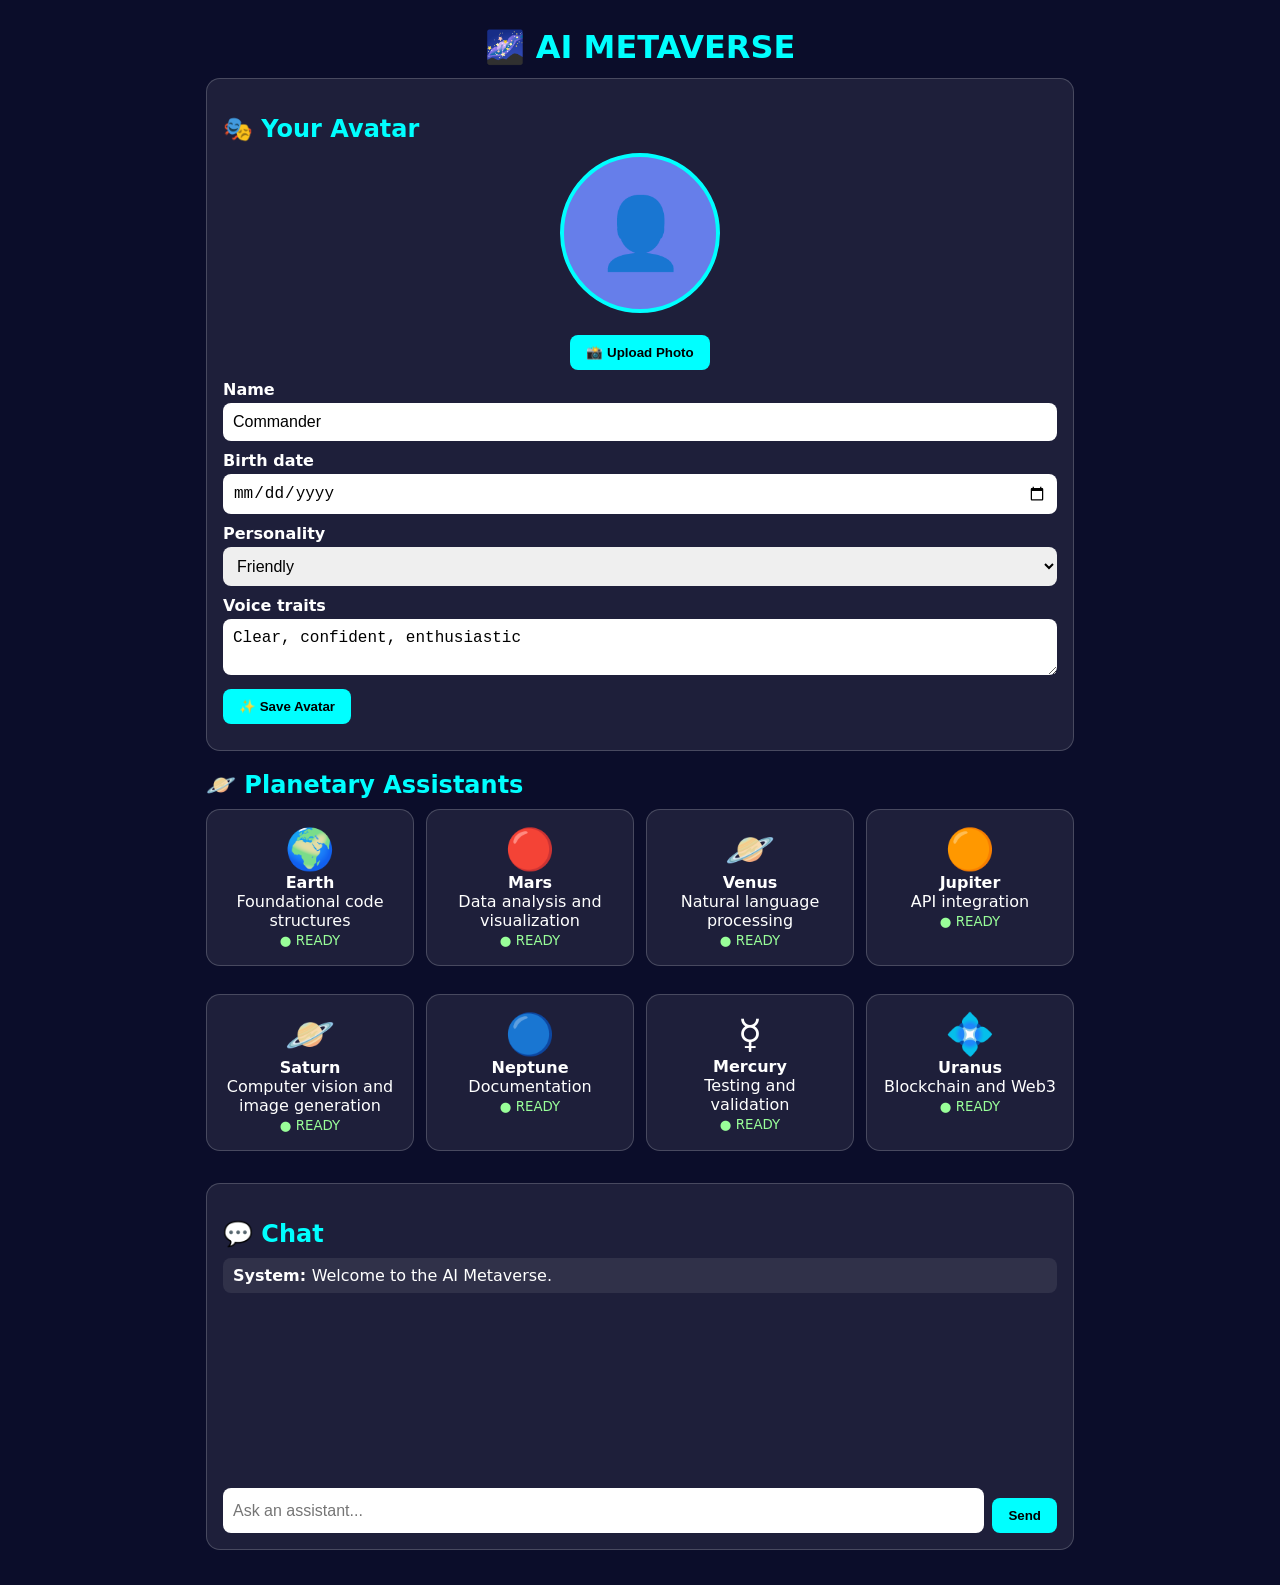
<file: site/index.html>
<!DOCTYPE html>
<html lang="en"><head><meta charset="UTF-8">
<meta name="viewport" content="width=device-width, initial-scale=1.0">
<title>AI Metaverse</title>
<style>
*{box-sizing:border-box;margin:0;padding:0}
body{font-family:system-ui,sans-serif;background:#0b0d2a;color:#fff;padding:16px;max-width:900px;margin:auto}
h1{color:#0ff;text-align:center;margin:12px 0}
h2{color:#0ff;margin:20px 0 10px}
.card{background:#ffffff14;border:1px solid #ffffff30;border-radius:14px;padding:16px;margin-bottom:16px}
#frame{width:160px;height:160px;border-radius:50%;border:4px solid #0ff;margin:0 auto 12px;overflow:hidden;display:flex;align-items:center;justify-content:center;font-size:70px;background:#667eea}
#frame img{width:100%;height:100%;object-fit:cover}
label{display:block;margin:10px 0 4px;font-weight:600}
input,select,textarea{width:100%;padding:10px;border-radius:8px;border:0;font-size:16px}
button{background:#0ff;color:#000;border:0;border-radius:8px;padding:10px 16px;font-weight:700;margin-top:10px;cursor:pointer}
.grid{display:grid;grid-template-columns:repeat(auto-fit,minmax(190px,1fr));gap:12px}
.planet{cursor:pointer;text-align:center}
.planet .ic{font-size:40px}
.planet small{color:#9f9}
#log{height:220px;overflow-y:auto;margin-bottom:10px}
.m{padding:8px 10px;border-radius:8px;margin-bottom:6px;background:#ffffff14}
.m.u{background:#0ff3}
.row{display:flex;gap:8px}.row input{flex:1}
</style></head><body>
<h1>🌌 AI METAVERSE</h1>

<div class="card">
  <h2>🎭 Your Avatar</h2>
  <div id="frame">👤</div>
  <div style="text-align:center"><button onclick="document.getElementById('up').click()">📸 Upload Photo</button></div>
  <input type="file" id="up" accept="image/*" hidden>
  <label>Name</label><input id="name" value="Commander">
  <label>Birth date</label><input id="bd" type="date">
  <label>Personality</label>
  <select id="pers"><option>Friendly</option><option>Professional</option><option>Creative</option><option>Technical</option></select>
  <label>Voice traits</label><textarea id="voice" rows="2">Clear, confident, enthusiastic</textarea>
  <button onclick="saveAvatar()">✨ Save Avatar</button>
  <p id="sum" style="margin-top:10px;color:#9f9"></p>
</div>

<h2>🪐 Planetary Assistants</h2>
<div class="grid" id="grid"></div>

<div class="card" style="margin-top:16px">
  <h2>💬 Chat</h2>
  <div id="log"></div>
  <div class="row"><input id="msg" placeholder="Ask an assistant..."><button onclick="send()">Send</button></div>
</div>

<script>
var P={Earth:["🌍","Foundational code structures"],Mars:["🔴","Data analysis and visualization"],
Venus:["🪐","Natural language processing"],Jupiter:["🟠","API integration"],
Saturn:["🪐","Computer vision and image generation"],Neptune:["🔵","Documentation"],
Mercury:["☿️","Testing and validation"],Uranus:["💠","Blockchain and Web3"]};
var av={name:"Commander",img:"",bd:"",pers:"Friendly",voice:""};
function $(i){return document.getElementById(i)}
function store(k,v){try{localStorage.setItem(k,v)}catch(e){}}
function load(k){try{return localStorage.getItem(k)}catch(e){return null}}
function say(who,t,cls){var d=document.createElement("div");d.className="m "+(cls||"");
  var b=document.createElement("b");b.textContent=who+": ";d.appendChild(b);
  d.appendChild(document.createTextNode(t));$("log").appendChild(d);$("log").scrollTop=1e9}
function showImg(src){var f=$("frame");f.textContent="";var i=document.createElement("img");i.src=src;f.appendChild(i)}
$("up").onchange=function(e){var f=e.target.files[0];if(!f)return;var r=new FileReader();
  r.onload=function(){av.img=r.result;showImg(av.img);store("avatar",JSON.stringify(av))};r.readAsDataURL(f)};
function saveAvatar(){av.name=$("name").value||"Commander";av.bd=$("bd").value;av.pers=$("pers").value;av.voice=$("voice").value;
  store("avatar",JSON.stringify(av));$("sum").textContent="Saved: "+av.name+" ("+av.pers+")";say("System","Avatar saved: "+av.name)}
Object.keys(P).forEach(function(n){var d=document.createElement("div");d.className="card planet";
  d.innerHTML='<div class="ic">'+P[n][0]+'</div><b>'+n+'</b><div>'+P[n][1]+'</div><small>● READY</small>';
  d.onclick=function(){say(n,"Ready: "+P[n][1],"")};$("grid").appendChild(d)});
function send(){var t=$("msg").value.trim();if(!t)return;say(av.name,t,"u");$("msg").value="";
  var l=t.toLowerCase(),hit=Object.keys(P).filter(function(n){return l.indexOf(n.toLowerCase())>-1})[0]||"System";
  setTimeout(function(){say(hit,"Received. This is a demo reply; no live AI backend is connected yet.")},400)}
$("msg").onkeydown=function(e){if(e.key==="Enter")send()};
var s=load("avatar");if(s){try{av=JSON.parse(s);$("name").value=av.name;$("bd").value=av.bd;$("pers").value=av.pers;$("voice").value=av.voice;if(av.img)showImg(av.img)}catch(e){}}
say("System","Welcome to the AI Metaverse.");
</script></body></html>
</file>
